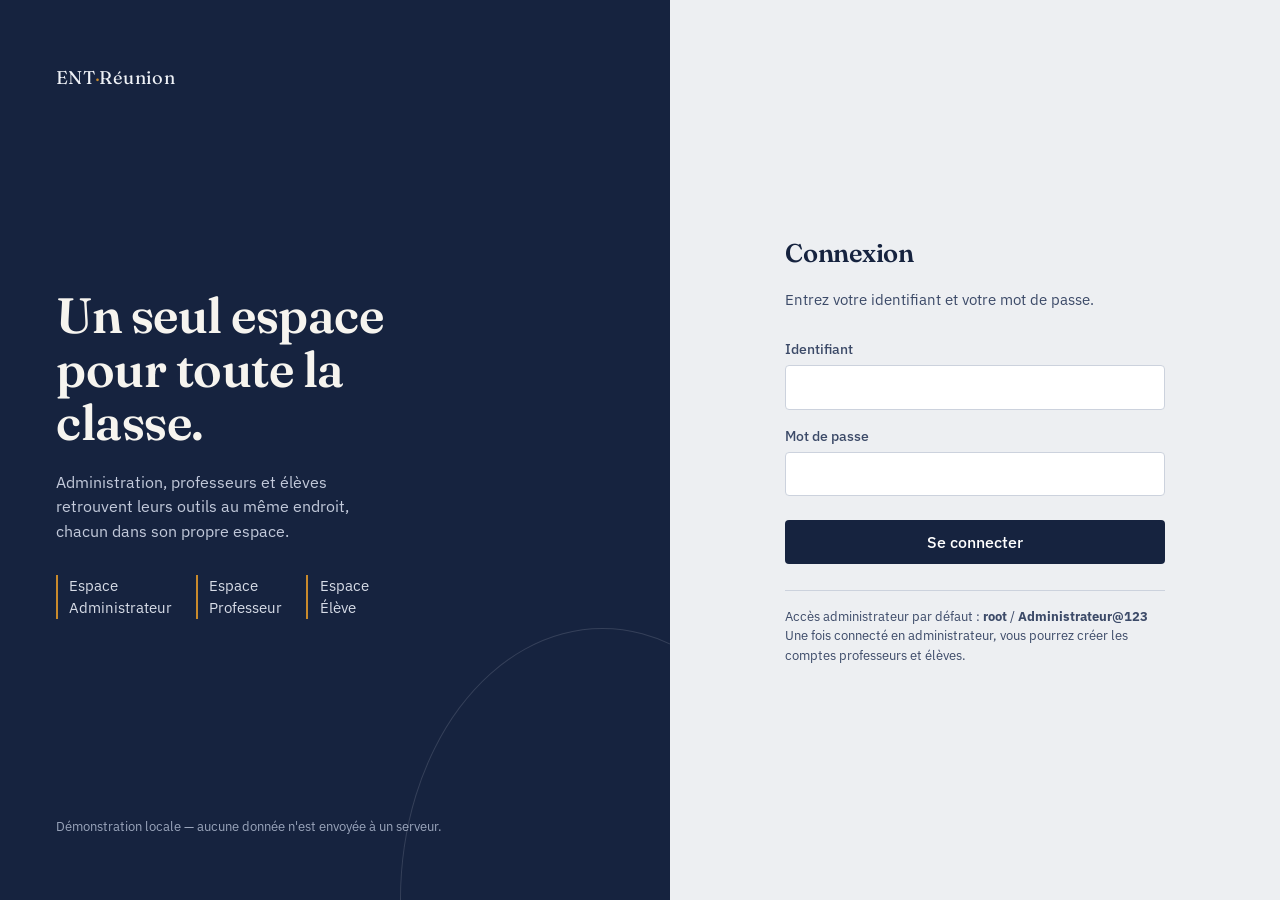
<file: index.html>
<!DOCTYPE html>
<html lang="fr">
<head>
<meta charset="UTF-8" />
<meta name="viewport" content="width=device-width, initial-scale=1.0" />
<title>Connexion — Espace Numérique de Travail</title>
<link rel="stylesheet" href="style.css" />
</head>
<body>

<div class="login-shell">
  <div class="login-hero">
    <div class="brand">ENT<span>·</span>Réunion</div>
    <div>
      <h1>Un seul espace pour toute la classe.</h1>
      <p>Administration, professeurs et élèves retrouvent leurs outils au même endroit, chacun dans son propre espace.</p>
      <div class="spaces">
        <div>Espace<br>Administrateur</div>
        <div>Espace<br>Professeur</div>
        <div>Espace<br>Élève</div>
      </div>
    </div>
    <div style="font-size:0.8rem; color:#9aa5bb;">Démonstration locale — aucune donnée n'est envoyée à un serveur.</div>
  </div>

  <div class="login-panel">
    <div class="login-card">
      <h2>Connexion</h2>
      <p class="sub">Entrez votre identifiant et votre mot de passe.</p>

      <form id="login-form">
        <label for="id">Identifiant</label>
        <input type="text" id="id" autocomplete="username" required />

        <label for="password">Mot de passe</label>
        <input type="password" id="password" autocomplete="current-password" required />

        <button type="submit" class="btn full">Se connecter</button>
        <div class="error-msg" id="error-msg">Identifiant ou mot de passe incorrect.</div>
      </form>

      <div class="hint">
        Accès administrateur par défaut : <strong>root</strong> / <strong>Administrateur@123</strong><br>
        Une fois connecté en administrateur, vous pourrez créer les comptes professeurs et élèves.
      </div>
    </div>
  </div>
</div>

<script src="app.js"></script>
<script>
  const form = document.getElementById("login-form");
  const errorMsg = document.getElementById("error-msg");

  form.addEventListener("submit", (e) => {
    e.preventDefault();
    const id = document.getElementById("id").value.trim();
    const password = document.getElementById("password").value;
    const user = login(id, password);
    if (!user) {
      errorMsg.classList.add("show");
      return;
    }
    window.location.href = dashboardForRole(user.role);
  });
</script>
</body>
</html>
</file>
<file: style.css>
@import url('https://fonts.googleapis.com/css2?family=Fraunces:opsz,wght@9..144,400;9..144,600;9..144,700&family=IBM+Plex+Sans:wght@400;500;600&display=swap');

:root {
  --ink: #16233f;
  --ink-soft: #3c4a68;
  --paper: #edeff2;
  --panel: #ffffff;
  --line: #ccd2dd;
  --accent: #c98a2c;
  --accent-dark: #a5701d;
  --leaf: #2f6f5e;
  --leaf-dark: #235748;
  --danger: #b3432b;
  --radius: 4px;
}

* { box-sizing: border-box; }

html, body {
  margin: 0;
  padding: 0;
  background: var(--paper);
  color: var(--ink);
  font-family: 'IBM Plex Sans', sans-serif;
  font-size: 16px;
  line-height: 1.5;
}

h1, h2, h3 {
  font-family: 'Fraunces', serif;
  color: var(--ink);
  margin: 0 0 0.4em 0;
  font-weight: 600;
  letter-spacing: -0.01em;
}

a { color: var(--leaf-dark); }

/* ---------- Login screen ---------- */

.login-shell {
  min-height: 100vh;
  display: grid;
  grid-template-columns: 1.1fr 1fr;
}

@media (max-width: 860px) {
  .login-shell { grid-template-columns: 1fr; }
  .login-hero { display: none; }
}

.login-hero {
  background: var(--ink);
  color: #eef1f6;
  padding: 4rem 3.5rem;
  display: flex;
  flex-direction: column;
  justify-content: space-between;
  position: relative;
  overflow: hidden;
}

.login-hero::after {
  content: "";
  position: absolute;
  inset: auto -20% -30% auto;
  width: 60%;
  height: 60%;
  border: 1px solid rgba(238,241,246,0.14);
  border-radius: 50%;
}

.login-hero .brand {
  font-family: 'Fraunces', serif;
  font-size: 1.15rem;
  letter-spacing: 0.02em;
}

.login-hero .brand span { color: var(--accent); }

.login-hero h1 {
  color: #f6f4ef;
  font-size: clamp(2.2rem, 4vw, 3.1rem);
  line-height: 1.08;
  max-width: 11ch;
}

.login-hero p {
  color: #c3cadb;
  max-width: 34ch;
  font-size: 1.02rem;
}

.login-hero .spaces {
  display: flex;
  gap: 1.5rem;
  flex-wrap: wrap;
  margin-top: 2rem;
}

.login-hero .spaces div {
  border-left: 2px solid var(--accent);
  padding-left: 0.7rem;
  font-size: 0.92rem;
  color: #d7dce7;
}

.login-panel {
  display: flex;
  align-items: center;
  justify-content: center;
  padding: 2.5rem;
  background: var(--paper);
}

.login-card {
  width: 100%;
  max-width: 380px;
}

.login-card h2 {
  font-size: 1.6rem;
  margin-bottom: 0.2rem;
}

.login-card .sub {
  color: var(--ink-soft);
  margin-bottom: 1.8rem;
  font-size: 0.95rem;
}

label {
  display: block;
  font-size: 0.85rem;
  font-weight: 500;
  color: var(--ink-soft);
  margin: 1rem 0 0.35rem;
}

input[type="text"], input[type="password"], select {
  width: 100%;
  padding: 0.7rem 0.8rem;
  border: 1px solid var(--line);
  border-radius: var(--radius);
  background: var(--panel);
  font-size: 0.98rem;
  color: var(--ink);
  font-family: inherit;
}

input:focus, select:focus, button:focus-visible {
  outline: 2px solid var(--leaf);
  outline-offset: 1px;
}

.btn {
  display: inline-block;
  border: none;
  border-radius: var(--radius);
  padding: 0.75rem 1.3rem;
  font-family: inherit;
  font-size: 0.98rem;
  font-weight: 500;
  cursor: pointer;
  background: var(--ink);
  color: #fff;
}

.btn:hover { background: #24365c; }

.btn.full { width: 100%; margin-top: 1.5rem; }

.btn.accent { background: var(--accent); color: #241704; }
.btn.accent:hover { background: var(--accent-dark); color: #fff; }

.btn.ghost {
  background: transparent;
  color: var(--ink);
  border: 1px solid var(--line);
}
.btn.ghost:hover { background: #e4e7ec; }

.btn.danger { background: var(--danger); color: #fff; }
.btn.danger:hover { background: #93341f; }

.error-msg {
  margin-top: 1rem;
  padding: 0.7rem 0.9rem;
  background: #f8e6df;
  border: 1px solid #e0b6a4;
  color: #7a2c14;
  border-radius: var(--radius);
  font-size: 0.9rem;
  display: none;
}
.error-msg.show { display: block; }

.hint {
  margin-top: 1.6rem;
  font-size: 0.82rem;
  color: var(--ink-soft);
  border-top: 1px solid var(--line);
  padding-top: 1rem;
}

/* ---------- Dashboard shell ---------- */

.app-shell {
  min-height: 100vh;
  display: flex;
  flex-direction: column;
}

.topbar {
  background: var(--ink);
  color: #eef1f6;
  padding: 1rem 2rem;
  display: flex;
  align-items: center;
  justify-content: space-between;
}

.topbar .brand {
  font-family: 'Fraunces', serif;
  font-size: 1.05rem;
}
.topbar .brand span { color: var(--accent); }

.topbar .who {
  display: flex;
  align-items: center;
  gap: 1rem;
  font-size: 0.9rem;
  color: #cfd6e4;
}

.role-tag {
  text-transform: none;
  font-size: 0.75rem;
  padding: 0.2rem 0.6rem;
  border: 1px solid rgba(238,241,246,0.35);
  border-radius: 20px;
}

main.content {
  flex: 1;
  padding: 2.5rem 2rem 3rem;
  max-width: 980px;
  margin: 0 auto;
  width: 100%;
}

.page-head {
  margin-bottom: 2rem;
  border-bottom: 1px solid var(--line);
  padding-bottom: 1.2rem;
}

.page-head p { color: var(--ink-soft); margin: 0.3rem 0 0; }

.grid-2 {
  display: grid;
  grid-template-columns: 1fr 1fr;
  gap: 2rem;
}
@media (max-width: 760px) { .grid-2 { grid-template-columns: 1fr; } }

.panel {
  background: var(--panel);
  border: 1px solid var(--line);
  border-radius: var(--radius);
  padding: 1.6rem;
}

.panel h3 {
  font-size: 1.05rem;
  margin-bottom: 1rem;
}

table {
  width: 100%;
  border-collapse: collapse;
  font-size: 0.92rem;
}

th, td {
  text-align: left;
  padding: 0.6rem 0.4rem;
  border-bottom: 1px solid var(--line);
}

th {
  font-weight: 500;
  color: var(--ink-soft);
  font-size: 0.8rem;
  text-transform: uppercase;
  letter-spacing: 0.04em;
}

.empty-row td {
  color: var(--ink-soft);
  font-style: italic;
  padding: 1.2rem 0.4rem;
}

.pill {
  display: inline-block;
  font-size: 0.72rem;
  padding: 0.15rem 0.55rem;
  border-radius: 20px;
  border: 1px solid var(--line);
  color: var(--ink-soft);
}
.pill.admin { border-color: var(--accent); color: var(--accent-dark); }
.pill.prof { border-color: var(--leaf); color: var(--leaf-dark); }
.pill.eleve { border-color: #6a5acd; color: #4b3fa0; }

.form-row {
  display: grid;
  grid-template-columns: 1fr 1fr;
  gap: 1rem;
}
@media (max-width: 560px) { .form-row { grid-template-columns: 1fr; } }

.small-note {
  font-size: 0.82rem;
  color: var(--ink-soft);
  margin-top: 0.6rem;
}

.notice {
  margin-bottom: 1.2rem;
  padding: 0.7rem 0.9rem;
  border-radius: var(--radius);
  font-size: 0.9rem;
  display: none;
}
.notice.show { display: block; }
.notice.ok { background: #e3efe9; border: 1px solid #b7d6c7; color: #235748; }
.notice.bad { background: #f8e6df; border: 1px solid #e0b6a4; color: #7a2c14; }

.action-row button { margin-right: 0.5rem; }

footer.foot {
  text-align: center;
  font-size: 0.78rem;
  color: var(--ink-soft);
  padding: 1.2rem;
}

/* ---------- Barre d'onglets façon portail ---------- */

.portal-tabs {
  background: var(--panel);
  border-bottom: 1px solid var(--line);
  padding: 0 2rem;
  display: flex;
  gap: 0.2rem;
  overflow-x: auto;
}

.tab-btn {
  display: flex;
  align-items: center;
  gap: 0.5rem;
  background: none;
  border: none;
  border-bottom: 3px solid transparent;
  padding: 0.9rem 1rem 0.75rem;
  font-family: inherit;
  font-size: 0.9rem;
  font-weight: 500;
  color: var(--ink-soft);
  cursor: pointer;
  white-space: nowrap;
}

.tab-btn svg {
  width: 18px;
  height: 18px;
  stroke: currentColor;
  fill: none;
  stroke-width: 1.6;
}

.tab-btn:hover { color: var(--ink); }

.tab-btn.active {
  color: var(--ink);
  border-bottom-color: var(--accent);
}

.tab-panel { display: none; }
.tab-panel.active { display: block; }

.portal-card {
  background: var(--panel);
  border: 1px solid var(--line);
  border-radius: var(--radius);
  padding: 1.6rem;
  margin-bottom: 1.6rem;
}

.portal-card h3 {
  font-size: 1.05rem;
  margin-bottom: 0.8rem;
}

.msg-list { list-style: none; margin: 0; padding: 0; }

.msg-list li {
  padding: 0.9rem 0;
  border-bottom: 1px solid var(--line);
}
.msg-list li:last-child { border-bottom: none; }

.msg-list .msg-top {
  display: flex;
  justify-content: space-between;
  font-size: 0.9rem;
  margin-bottom: 0.2rem;
}

.msg-list .msg-from { font-weight: 500; color: var(--ink); }
.msg-list .msg-date { color: var(--ink-soft); font-size: 0.8rem; }
.msg-list .msg-subject { font-size: 0.92rem; color: var(--ink-soft); }

/* ---------- Portail d'applications (tuiles) ---------- */

.app-tiles {
  display: grid;
  grid-template-columns: repeat(auto-fill, minmax(150px, 1fr));
  gap: 1rem;
}

.app-tile {
  background: var(--panel);
  border: 1px solid var(--line);
  border-radius: var(--radius);
  padding: 1.3rem 1rem;
  display: flex;
  flex-direction: column;
  align-items: flex-start;
  gap: 0.7rem;
  cursor: pointer;
  font-family: inherit;
  text-align: left;
  color: var(--ink);
}

.app-tile:hover {
  border-color: var(--ink-soft);
}

.app-tile .tile-icon {
  width: 34px;
  height: 34px;
  border-radius: var(--radius);
  display: flex;
  align-items: center;
  justify-content: center;
  color: #fff;
}

.app-tile .tile-icon svg {
  width: 18px;
  height: 18px;
  stroke: currentColor;
  fill: none;
  stroke-width: 1.8;
}

.app-tile .tile-name {
  font-size: 0.92rem;
  font-weight: 500;
}

.app-tile .tile-desc {
  font-size: 0.78rem;
  color: var(--ink-soft);
  margin-top: -0.4rem;
}

.tile-icon.c1 { background: var(--ink); }
.tile-icon.c2 { background: var(--leaf); }
.tile-icon.c3 { background: var(--accent); }
.tile-icon.c4 { background: #6a5acd; }
</file>
